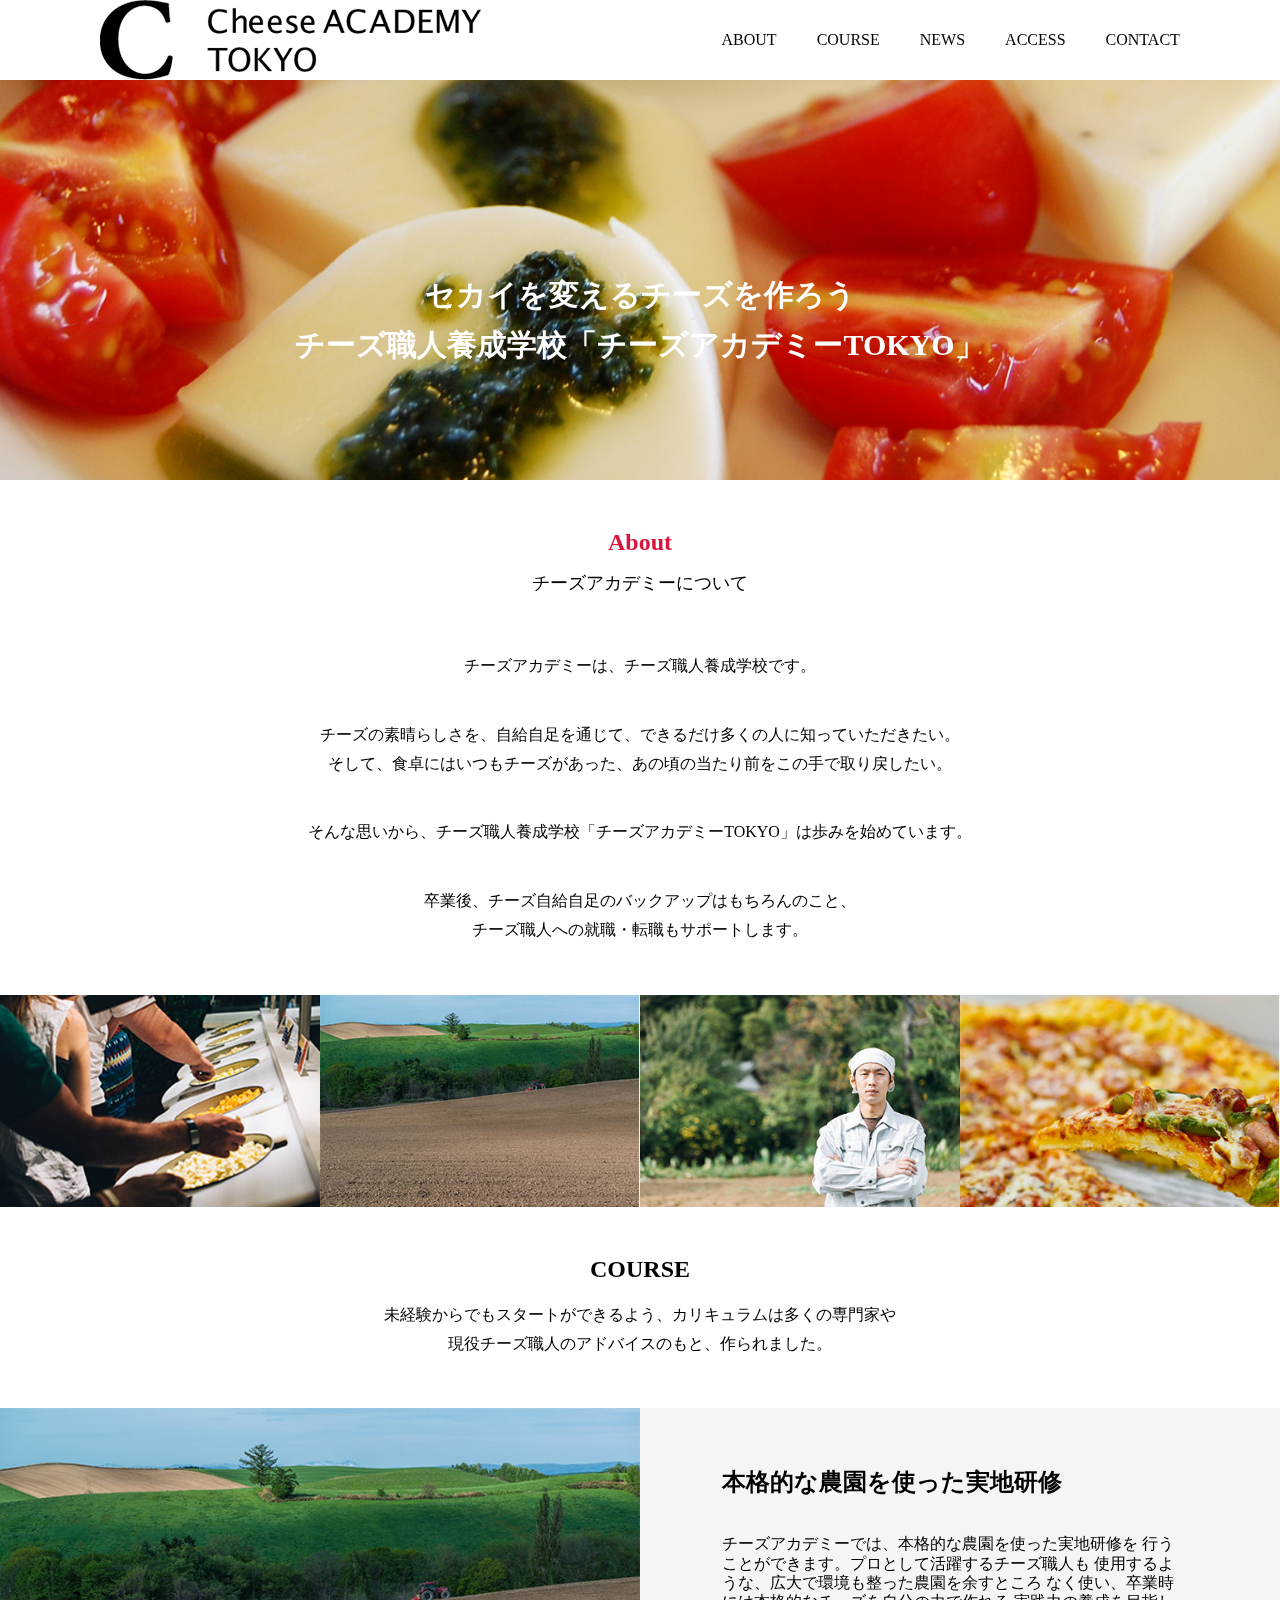
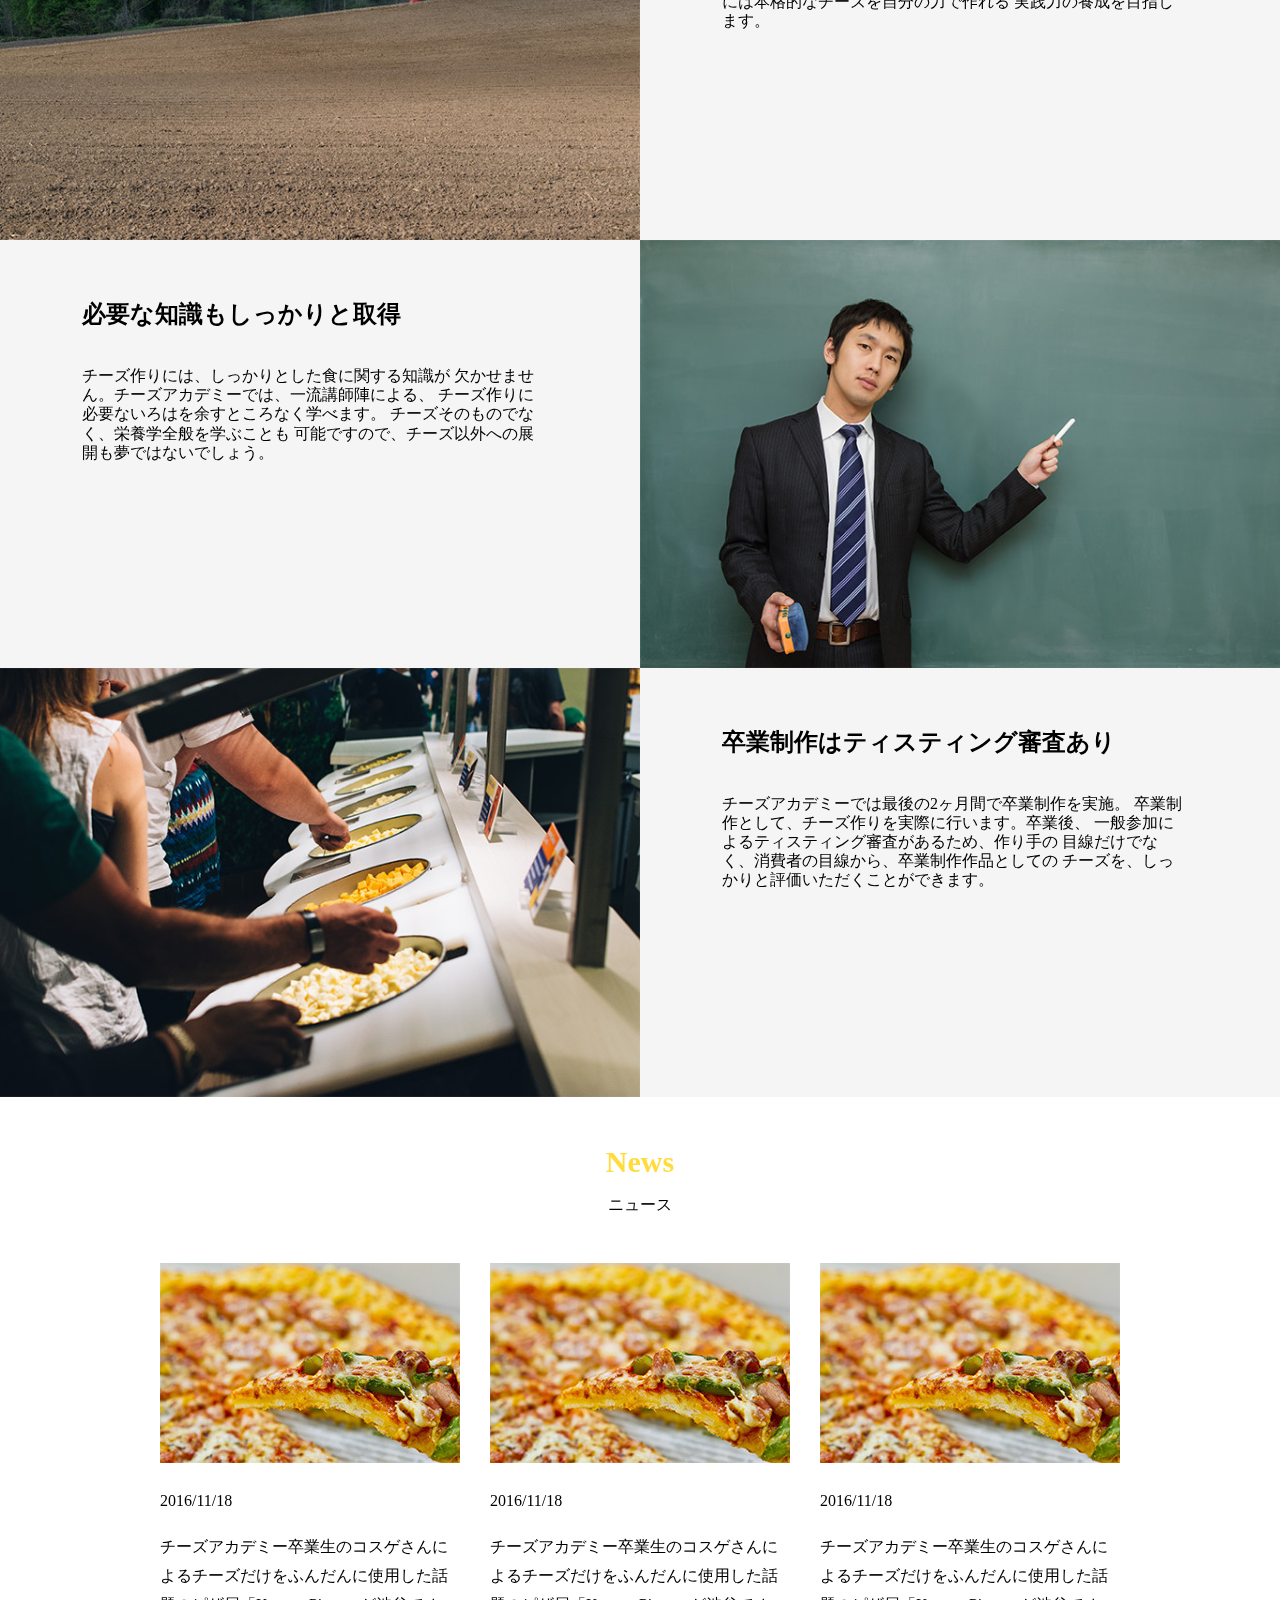
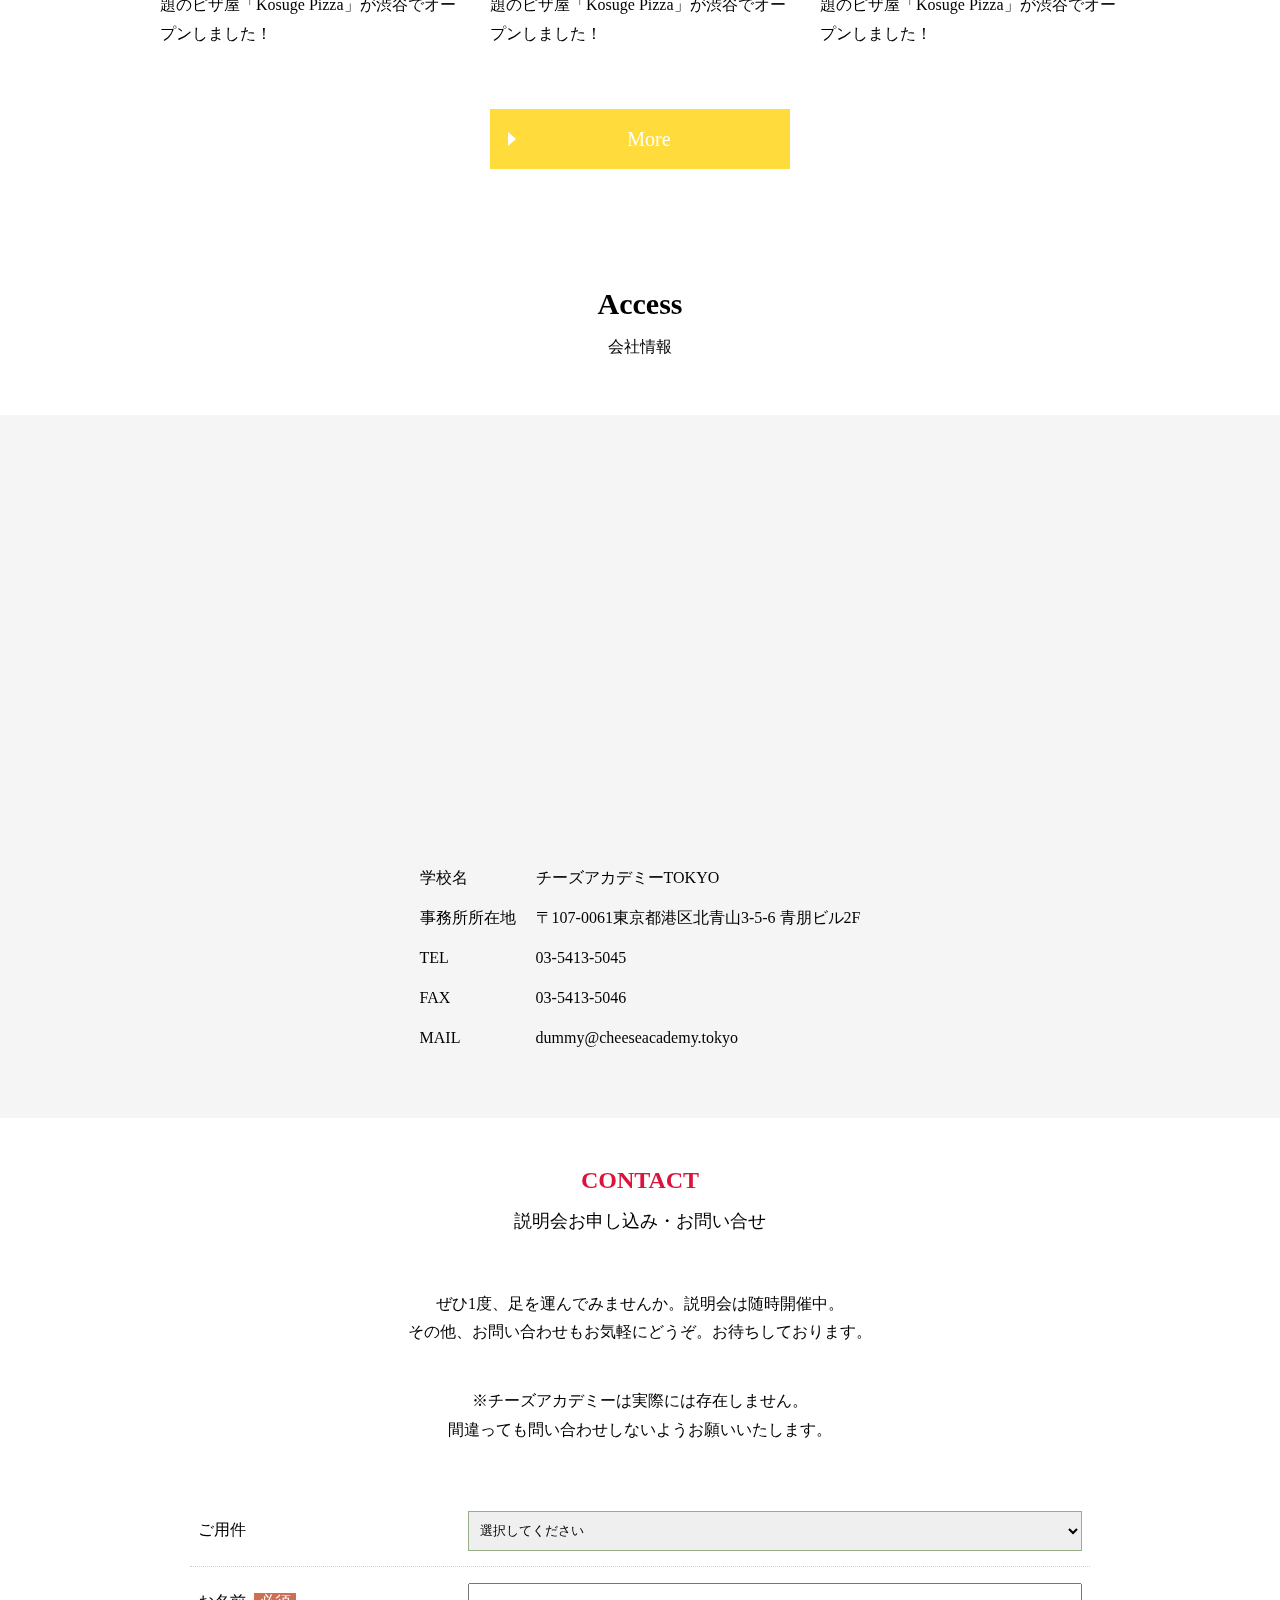
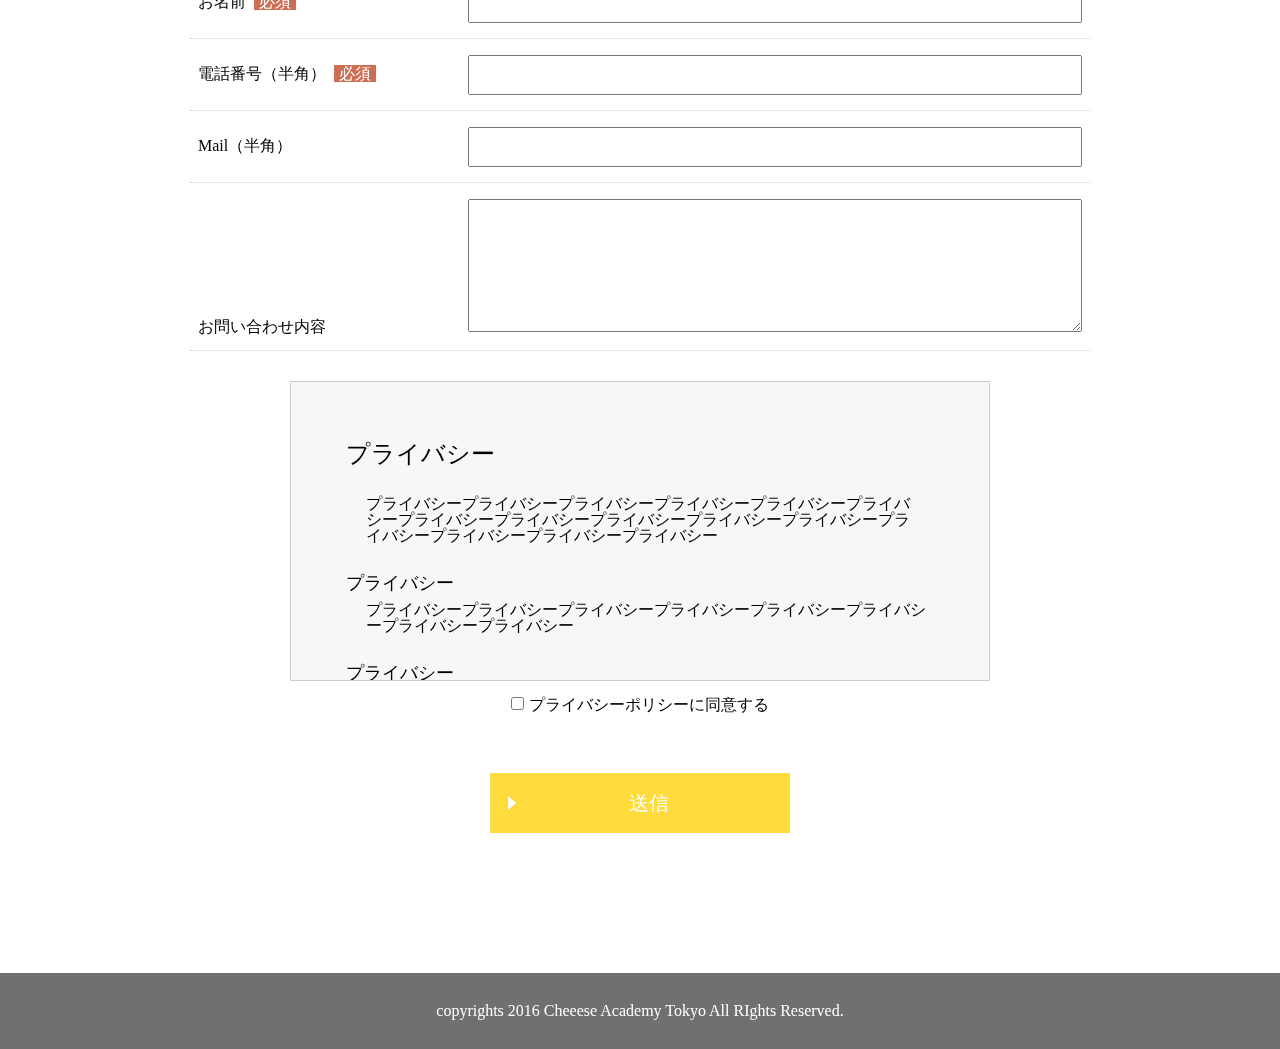
<file: html_koura_15/index.html>
<!DOCTYPE html>
<html lang="ja">
<!-- 最初の設定は終わっています　必要な方は触ってください -->

<head>
  <meta charset="UTF-8">
  <meta name="viewport" content="width=device-width, initial-scale=1.0">
  <meta http-equiv="X-UA-Compatible" content="ie=edge">
  <title>チーズアカデミー</title>
  <link rel="stylesheet" href="css/reset.css">
  <link rel="stylesheet" href="css/style.css">
</head>
<!-- 最初の設定は終わっています　必要な方は触ってください -->

<body>
  <!-- この中に記述していく -->
  <!-- ここから下にコードを書く -->

  <div class="header">
    <hi class="logo"><img src="img/header_logo.png" alt=""></hi>

    <ul class="header__nav">
      <li>ABOUT</li>
      <li>COURSE</li>
      <li>NEWS</li>
      <li>ACCESS</li>
      <li>CONTACT</li>
    </ul>
    
  </div>

  <!-- ここからメインビジュアル -->

  <div class="mainvisual">
    <h2 class="maivisual__title">セカイを変えるチーズを作ろう</h2>
    <p class="mainvisual__subtitle">チーズ職人養成学校「チーズアカデミーTOKYO」</p>
  </div>


  <!-- about部分 -->

  <div class="about">
    <h3 class="about__title">About</h3>
    <p class="about__subtitel">チーズアカデミーについて</p>
    <p class="about__text">チーズアカデミーは、チーズ職人養成学校です。</p>
    <p class="about__text">チーズの素晴らしさを、自給自足を通じて、できるだけ多くの人に知っていただきたい。<br>
      そして、食卓にはいつもチーズがあった、あの頃の当たり前をこの手で取り戻したい。</p>
    <p class="about__text">そんな思いから、チーズ職人養成学校「チーズアカデミーTOKYO」は歩みを始めています。</p>
    <p class="about__text">卒業後、チーズ自給自足のバックアップはもちろんのこと、<br>チーズ職人への就職・転職もサポートします。</p>

  </div>

  <!-- 画像4つの箇所 -->

  <div class="imgBox">
    <p><img src="img/about_01.jpg" alt=""></p>
    <p><img src="img/about_02.jpg" alt=""></p>
    <p><img src="img/about_03.jpg" alt=""></p>
    <p><img src="img/about_04.jpg" alt=""></p>

  </div>

  <!--cours -->
  <div class="Course">
    <h3 class="Course__title">COURSE</h3>
    <p class="Course__text">未経験からでもスタートができるよう、カリキュラムは多くの専門家や<br>
      現役チーズ職人のアドバイスのもと、作られました。</p>

  </div>


  <!-- 左右・画像テキスト -->
  <div class="boxcontainer">
    <div class="box">
      <div class="text">
        <h2 class="text__title">本格的な農園を使った実地研修</h2>
        <p class="text__honbun">チーズアカデミーでは、本格的な農園を使った実地研修を
          行うことができます。プロとして活躍するチーズ職人も
          使用するような、広大で環境も整った農園を余すところ
          なく使い、卒業時には本格的なチーズを自分の力で作れる
          実践力の養成を目指します。</p>
      </div>
      <div class="pict">
        <img src="img/course_01.jpg">
      </div>
    </div>
    <div class="box">
      <div class="text">
        <h2 class="text__title">必要な知識もしっかりと取得</h2>
        <p class="text__honbun">チーズ作りには、しっかりとした食に関する知識が
          欠かせません。チーズアカデミーでは、一流講師陣による、
          チーズ作りに必要ないろはを余すところなく学べます。
          チーズそのものでなく、栄養学全般を学ぶことも
          可能ですので、チーズ以外への展開も夢ではないでしょう。</p>
      </div>
      <div class="pict">
        <img src="img/course_02.jpg">
      </div>
    </div>
    <div class="box">
      <div class="text">
        <h2 class="text__title">卒業制作はティスティング審査あり</h2>
        <p class="text__honbun">チーズアカデミーでは最後の2ヶ月間で卒業制作を実施。
          卒業制作として、チーズ作りを実際に行います。卒業後、
          一般参加によるティスティング審査があるため、作り手の
          目線だけでなく、消費者の目線から、卒業制作作品としての
          チーズを、しっかりと評価いただくことができます。</p>
      </div>
      <div class="pict">
        <img src="img/course_03.jpg">
      </div>
    </div>
  </div>




  <div class="News">
    <h5 class="News__title">News</h5>
    <p class="News__subtitel">ニュース</p>
  </div>




  <!-- news 3つ並び箇所 -->
  <div class="newsBox">
    <ul class="newsList">

      <!-- これが一つ -->
      <li class="newsList__item">
        <div class="nesList__item-img"><img src="img/news_img.jpg" alt=""></div>
        <div class="nesList__item-day">2016/11/18</div>
        <div class="nesList__item-text">チーズアカデミー卒業生のコスゲさんによるチーズだけをふんだんに使用した話題のピザ屋「Kosuge Pizza」が渋谷でオープンしました！</div>
      </li>

       <!-- これが一つ -->
      <li class="newsList__item">
        <div class="nesList__item-img"><img src="img/news_img.jpg" alt=""></div>
        <div class="nesList__item-day">2016/11/18</div>
        <div class="nesList__item-text">チーズアカデミー卒業生のコスゲさんによるチーズだけをふんだんに使用した話題のピザ屋「Kosuge Pizza」が渋谷でオープンしました！</div>
      </li>

       <!-- これが一つ -->
      <li class="newsList__item">
        <div class="nesList__item-img"><img src="img/news_img.jpg" alt=""></div>
        <div class="nesList__item-day">2016/11/18</div>
        <div class="nesList__item-text">チーズアカデミー卒業生のコスゲさんによるチーズだけをふんだんに使用した話題のピザ屋「Kosuge Pizza」が渋谷でオープンしました！</div>
      </li>

    </ul>

  </div>

  <!-- more -->
  <section>
    <a href="#" class="btn_02">More</a>
  </section>


<!-- Access -->

<div class="Access">
  <h6 class="Access__title">Access</h6>
  <p class="Access__subtitel">会社情報</p>
</div>


<!-- gm 埋め込み -->

<div class="gm">

  <div class="iframe-warp">
    <iframe src="https://www.google.com/maps/embed?pb=!1m18!1m12!1m3!1d3241.311477190404!2d139.70080285142316!3d35.66933178009981!2m3!1f0!2f0!3f0!3m2!1i1024!2i768!4f13.1!3m3!1m2!1s0x60188c9fa9e2e881%3A0x35396adb5ba7ce03!2z44K444O844K644Ki44Kr44OH44Of44O85p2x5Lqs!5e0!3m2!1sja!2sjp!4v1629350366151!5m2!1sja!2sjp" width="1000" height="350" style="border:0;" allowfullscreen="" loading="lazy"></iframe>
  </div>


  <table>

    <tr>
      <td>学校名</td> <td>チーズアカデミーTOKYO</td>
    </tr>
  
    <tr>
     <td>事務所所在地</td> <td>〒107-0061東京都港区北青山3-5-6 青朋ビル2F</td> 
    </tr>

    <tr>
      <td>TEL</td> <td>03-5413-5045</td> 
    </tr>

    <tr>
      <td>FAX</td> <td>03-5413-5046</td> 
    </tr>

    <tr>
      <td>MAIL</td> <td>dummy@cheeseacademy.tokyo</td> 
    </tr>

  </table>
</div>

<!-- contact -->

<div class="about">
  <h3 class="about__title">CONTACT</h3>
  <p class="about__subtitel">説明会お申し込み・お問い合せ</p>
  <p class="about__text">ぜひ1度、足を運んでみませんか。説明会は随時開催中。<br>
    その他、お問い合わせもお気軽にどうぞ。お待ちしております。</p>
  <p class="about__text">※チーズアカデミーは実際には存在しません。<br>間違っても問い合わせしないようお願いいたします。</p>

</div>



<!-- 問合せフォーム -->
<div class="box_con">
  <form method="post" action="mail.php">
  <table class="formTable">
  
    <tr>
      <th>ご用件</th>
      <td><select name="ご用件">
          <option value="">選択してください</option>
          <option value="ご質問・お問い合わせ">ご質問・お問い合わせ</option>
          <option value="リンクについて">リンクについて</option>
        </select></td>
    </tr>
    <tr>
      <th>お名前<span>必須</span></th>
      <td><input size="20" type="text" name="お名前" /></td>
    </tr>
    <tr>
      <th>電話番号（半角）<span>必須</span></th>
      <td><input size="30" type="text" name="電話番号" /></td>
    </tr>
    <tr>
      <th>Mail（半角）</th>
      <td><input size="30" type="text" name="Email" /></td>
    </tr>
    <tr>
      <th>お問い合わせ内容<br /></th>
      <td><textarea name="お問い合わせ内容" cols="50" rows="5"></textarea></td>
    </tr>
  </table>
  <div class="con_pri">
      <div class="box_pri">
          <div class="box_tori">
              <h4>プライバシー</h4>
              <p class="txt">プライバシープライバシープライバシープライバシープライバシープライバシープライバシープライバシープライバシープライバシープライバシープライバシープライバシープライバシープライバシー</p>
          </div>
          <div class="box_num">
              <h4>プライバシー</h4>
              <p class="txt">プライバシープライバシープライバシープライバシープライバシープライバシープライバシープライバシー</p>
          </div>
          <div class="box_num">
              <h4>プライバシー</h4>
              <p class="txt">プライバシープライバシープライバシープライバシープライバシープライバシープライバシープライバシー</p>
          </div>
          <div class="box_num">
              <h4>プライバシー</h4>
              <p class="txt">プライバシープライバシープライバシープライバシープライバシープライバシープライバシープライバシー</p>
          </div>
      </div>
  </div>
  <div class="box_check">
      <label>
          <input type="checkbox" name="acceptance-714" value="1" aria-invalid="false" class="agree"><span class="check">プライバシーポリシーに同意する</span>
      </label>
  </div>

</form>
</div>


<!-- 送信ボタン -->
<div class="send">
  <a href="#" class="btn_02">送信</a>
</div>


<!-- フッター -->
  <footer>
    <p>copyrights 2016 Cheeese Academy Tokyo All RIghts Reserved.</p>
  </footer>



  <!-- ここから上にコードを書く -->
  <!-- この中に記述していく -->
  <script src="https://code.jquery.com/jquery-3.2.1.min.js"></script>
  <script src="js/main.js"></script>
</body>

</html>
</file>
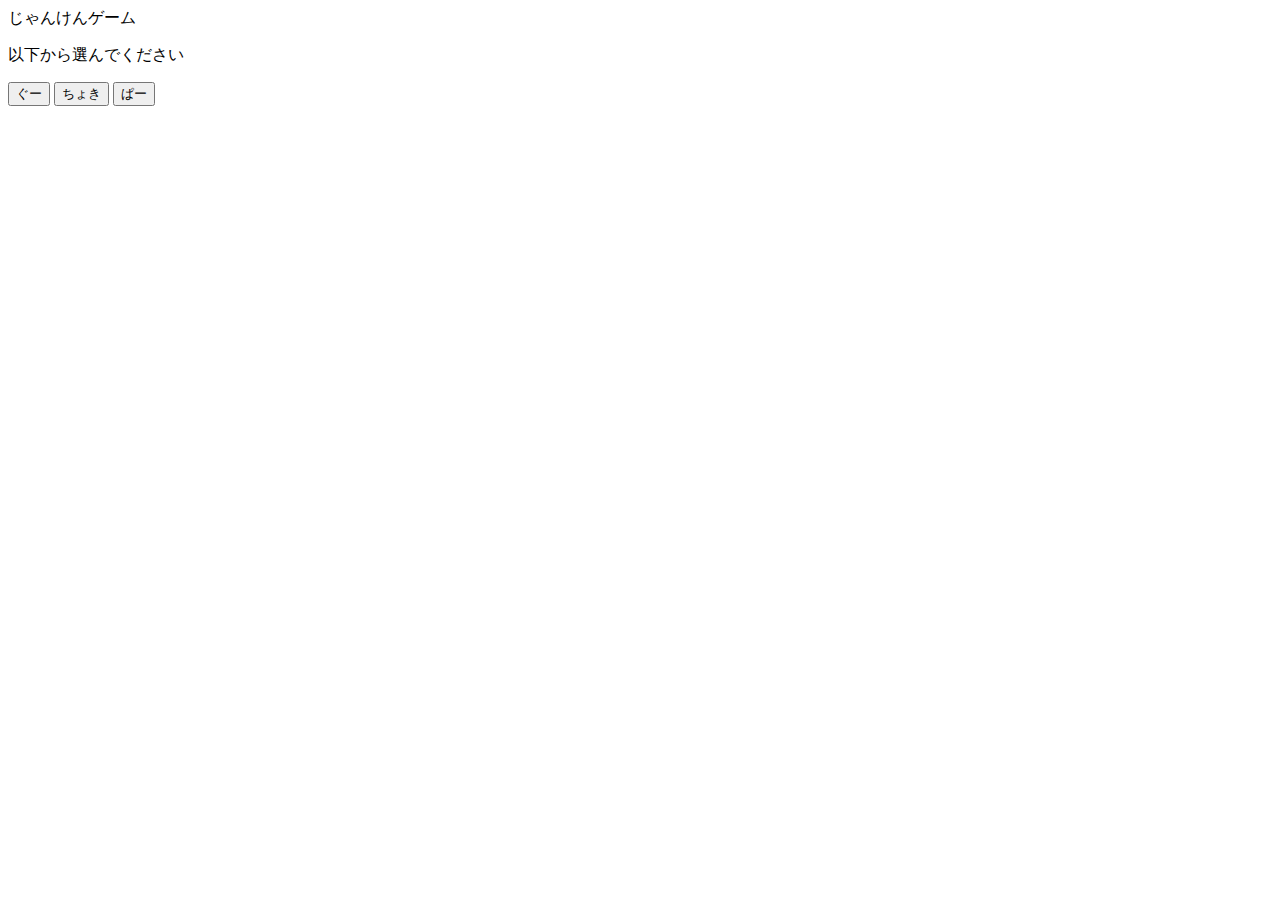
<file: js1_koura_15/event.html>
<!DOCTYPE html>
<html lang="en">
<head>
    <meta charset="UTF-8">
    <meta http-equiv="X-UA-Compatible" content="IE=edge">
    <meta name="viewport" content="width=device-width, initial-scale=1.0">
    <title>Document</title>
</head>
<body>

<section>
    <hi>じゃんけんゲーム</hi>
    <p>以下から選んでください</p>

</section>



    <button id="guu">ぐー</button>
    <button id="choki">ちょき</button>
    <button id="paa">ぱー</button>

    <p id="aite"></p>


        <script>
            const btn_guu = document.querySelector("#guu");
            btn_guu.onclick = function(){
                var omikuji = Math.floor( Math.random() *3);
                let view = "";
                if ( omikuji === 0) {
                view ='<img src="img/guu.jpg" alt="">';
                } else if ( omikuji === 1 ) {
                view ='<img src="img/choki.jpg" alt="">';
                } else if ( omikuji === 2 ) {
                view ='<img src="img/paa.jpg" alt="">';}
 
            const a = document.querySelector("#aite");
            a.innerHTML = view
                
            }

            const btn_choki = document.querySelector("#choki");
            btn_choki.onclick = function(){
                var omikuji = Math.floor( Math.random() *3);
                let view = "";
                if ( omikuji === 0) {
                view ='<img src="img/guu.jpg" alt="">';
                } else if ( omikuji === 1 ) {
                view ='<img src="img/choki.jpg" alt="">';
                } else if ( omikuji === 2 ) {
                view ='<img src="img/paa.jpg" alt="">';}

            const a = document.querySelector("#aite");
            a.innerHTML = view

            }

            const btn_paa = document.querySelector("#paa");
            btn_paa.onclick = function(e){
                var omikuji = Math.floor( Math.random() *3);
                let view = "";
                if ( omikuji === 0) {
                view ='<img src="img/guu.jpg" alt="">';
                } else if ( omikuji === 1 ) {
                view ='<img src="img/choki.jpg" alt="">';
                } else if ( omikuji === 2 ) {
                view ='<img src="img/paa.jpg" alt="">';}

            const a = document.querySelector("#aite");
            a.innerHTML = view

            }
            

    </script>



</body>
</html>
</file>
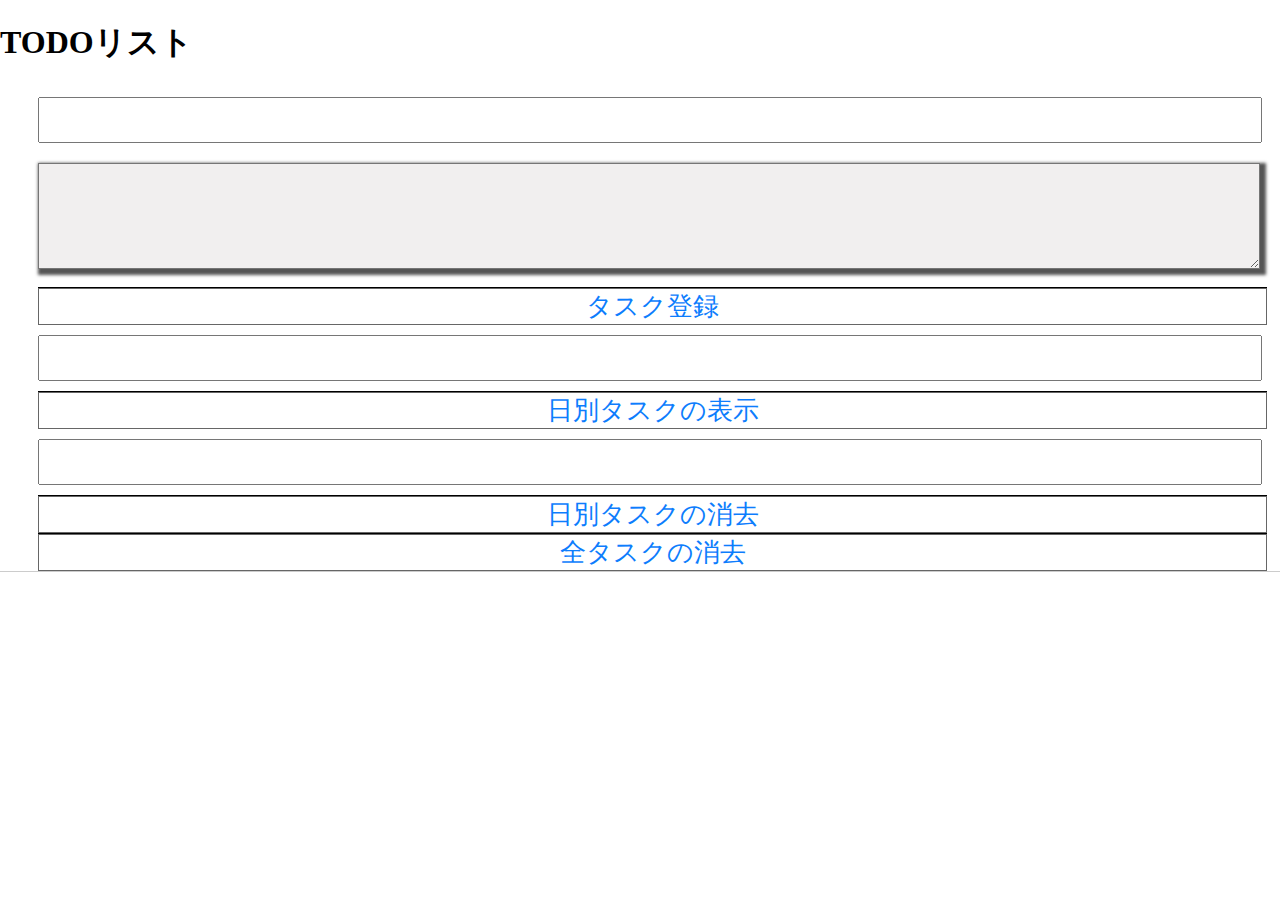
<file: js2_koura_15/kadai.html>
<!DOCTYPE html>
<html lang="en">
<head>
    <meta charset="UTF-8">
    <meta http-equiv="X-UA-Compatible" content="IE=edge">
    <meta name="viewport" content="width=device-width, initial-scale=1.0">
    <title>TODOリスト</title>
    <script src="https://ajax.googleapis.com/ajax/libs/jquery/3.6.0/jquery.min.js"></script>
    <link rel="stylesheet" href="css/sample.css">
</head>

<body>
    
<header>
    <h1>TODOリスト</h1>
</header>

<main>
    <input type="text" id="date">
    <textarea id="text_area"></textarea>

    <ul>
        <li id="save">タスク登録</li>
    </ul>


    <input type="text" id="hyoji">

    <ul>
        <li id="road">日別タスクの表示</li>
    </ul>

    <input type="text" id="part_clear_text">

    <ul>
        <li id="part_clear">日別タスクの消去</li>
    </ul>

    <ul>
        <li id="clear">全タスクの消去</li>
    </ul>

</main>



<script>

    // 1.saveクリックイベント

    $("#save").on("click",function(){
        var date = $("#date").val();
        var main = $("#text_area").val();

        if (date ==='' || main ===''){
            alert ('入力されていません')
            return; //returnはそれ以降の処理を止めるコマンド
        }

        localStorage.setItem(date,main);
        alert("登録しました");
        $("#date").val("");
        $("#road").val("");
        $("#text_area").val("");

    });


    // 2.表示クリックイベント
    $("#road").on("click",function(){
        var date_memory = $("#hyoji").val();
     
        var storage = localStorage.getItem(date_memory);
        $("#text_area").val(storage)
        $("#date").val(date_memory);
        $("#hyoji").val("");
    
    });


    // 3.日別消去クリックイベント
    $("#part_clear").on("click",function(){
        localStorage.clear();
        var p_clear =  $("#part_clear_text").val();
        localStorage.removeItem(p_clear);
        $("#part_clear_text").val("");
        $("#date").val("");
        $("#road").val("");
        $("#text_area").val("");
        alert("対象日のタスクを消去しました");


    });


    // 4.全消去クリックイベント
    $("#clear").on("click",function(){
        localStorage.clear();
        alert("全てのタスクを消去しました");

    });

</script>


</body>
</html>
</file>
<file: html_koura_15/css/style.css>
/* ここから下に記載していく */



.header {
    display: flex;
    justify-content: space-around;
    align-items: center;
}

ul.header__nav {
    display: flex;
}

ul.header__nav li {
    margin-left: 40px;
}

.mainvisual{
    height: 400px;

    background: url("../img/mainbg.png");
    background-position: center;
    background-size: cover;
    background-repeat: no-repeat;
}

.maivisual__title{
    font-size: 30px;
    color: white;
    font-weight: bold;
    text-align: center;
    padding-top: 200px;
}

.mainvisual__subtitle{
    font-size: 30px;
    color: white;
    font-weight: bold;
    text-align: center;
    padding-top: 20px;
}

.about {
    text-align: center;
    margin: 50px 0;
}

h3.about__title {
    font-size: 24px;
    font-weight: bold;
    color: crimson;
    margin-bottom: 20px;
}

p.about__subtitel {
    margin-bottom: 60px;
    font-size: 18px;
}


p.about__text {
    margin-bottom: 40px;
    line-height: 1.8;

}



/* 画像4つ */
.imgBox{
display: flex;
margin-top: 40px;
margin-bottom: 50px;

}

.imgBox p{
    width: 25%;
}

.imgBox p img{
    width: 100%;
}



/* コースのところ新 */
* {
    margin: 0;
    padding: 0;
    box-sizing: border-box;
  }
  img {
    vertical-align: bottom;
  }
  .box {
    display: flex;
  }
  .box > div {
    width: 50%;
  }
  .text {
    background-color: rgb(245, 245, 245);
    padding: 2em;
  }
  .pict img {
    width: 100%;
    height: auto;
  }
  .boxcontainer .box:nth-child(odd) {
    flex-direction: row-reverse;
  }

  .text__title{
    width: 80%;
    font-size: 24px;
    font-weight: bold;
    margin-top: 30px;
    margin-bottom: 40px;
    margin-left: 50px;
  }
  
  .text__honbun{
    width: 80%;
    font-size: 16px;
    margin-left: 50px;
    line-height: 1.2;

  }




/* コースのところ */
.Course{
margin: 50px 0;
}

.Course__title{
    font-size: 24px;
    font-weight: bold;
    text-align: center;
    margin-bottom: 20px;

}

.Course__text{
    text-align: center;
    font-size: 16px;
    margin-bottom: 20px;
    line-height: 1.8;

}


ul.newsList {
    display: flex;
    justify-content: space-between;
    width: 960px;
    margin: 0 auto;
}


li.newsList__item {
    width: 300px;
}



.Chishiki{
    display: flex;
    justify-content: space-between;
}


.Chishiki__title{
    width: 80%;
    font-size: 25px;
    font-weight: bold;
    margin-top: 60px;
    margin-bottom: 40px;
    margin-left: 50px;
}


.Chishiki__text{
    width: 80%;
    font-size: 20px;
    margin-left: 50px;
 
}





/* News テキスト */

.News {
    text-align: center;
    margin: 50px 0;
}


h5.News__title {
    font-size: 30px;
    font-weight: bold;
    color: rgba(255, 214, 27, 0.856);
    margin-bottom: 20px;
}

p.News__subtitel {
    margin-bottom: 20px;
    font-size: 16px;
}


.newsList__item-img {
	border-bottom: 0.1875em solid #1B5E20;
	background-color: #4CAF50;
	color: #fff;
	display: inline-block;
	padding: 0.6em 2em;
	margin: 0 0 1em;
	cursor: pointer;
	transition: all 0.3s ease 0s;
}
.newsList__item:hover {
	border-bottom-color: transparent;
	transform: translateY(0.1875em);
}

.nesList__item-day{
    margin-top: 30px;
    margin-bottom: 24px;
}

.nesList__item-text {
    line-height: 1.8;  
}



/* more */

section {
    max-width: 300px;
    margin: 0 auto;
  }
  a.btn_02 {
    display: flex;
    justify-content: center;
    align-items: center;
    background:rgba(255, 214, 27, 0.856);
    box-sizing: border-box;
    width: 100%;
    height: 60px;
    padding: 0 6% 0 12%;
    color:white;
    font-size: 20px;
    text-align: left;
    text-decoration: none;
    position: relative;
    transition-duration: 0.2s;
    margin-top: 60px;
    margin-bottom: 120px;
}
  a.btn_02:hover {
    background: #d3d3d3;
    color: #fff;
  }
  a.btn_02:before {
    content: "";
    display: inline-block;
    width: 0;
    height: 0;
    border-style: solid;
    border-width: 7px 0 7px 8px;
    border-color: transparent transparent transparent #fff;
    position: absolute;
    top: 50%;
    left: 6%;
    margin-top: -7px;
  }
  a.btn_02:hover:before {
    border-color: transparent transparent transparent #fff;
  }



  /* Access テキスト */

.Access {
    text-align: center;
    margin: 50px 0;
}

h6.Access__title {
    font-size: 30px;
    font-weight: bold;
    color:black;
    margin-bottom: 20px;
}

p.Access__subtitel {
    margin-bottom: 60px;
    font-size: 16px;
}


/* gm埋め込み */

.gm {
    background-color: rgb(245, 245, 245);
    padding: 30px;
}

.iframe-warp{
    text-align: center;
    margin-bottom: 60px;
}

table {
    margin-left: auto;
    margin-right: auto;
    margin-bottom: 30px;
}

table th {/*table内のthに対して*/
    padding: 10px;/*上下左右10pxずつ*/
  }
  
  table td {/*table内のtdに対して*/
    padding: 12px 10px;/*上下3pxで左右10px*/
  }


/* 問合せフォーム */
html {
    overflow-y: scroll;
  }
  body,div,dl,dt,dd,ul,ol,li,h1,h2,h3,h4,h5,h6,pre,form,fieldset,input,textarea,p,blockquote,th,td {
    margin: 0;
    padding: 0;
  }
  address,caption,cite,code,dfn,em,strong,th,var {
    font-style: normal;
  }
  table {
    border-collapse: collapse;
    border-spacing: 0;
  }
  caption,th {
    text-align: left;
  }
  q:before,q:after {
    content: '';
  }
  object,embed {
    vertical-align: top;
  }
  hr,legend {
    display: none;
  }
  h1,h2,h3,h4,h5,h6 {
    font-size: 100%;
  }
  img,abbr,acronym,fieldset {
    border: 0;
  }
  li {
    list-style-type: none;
  }
  sup {
    vertical-align: super;
    font-size: 0.5em;
  }
  img {
    vertical-align: top;
  }
  i {
    font-style: normal;
  }
  /*----リセットcss*----/
  
  /*デザインcss↓*/
  .box_con {
    max-width: 900px;
    margin: 0  auto;
  }
  @media only screen and (max-width: 767px) {
    .box_con {
      width: 95%;
    }
  }
  .box_con form {
    width: 100%;
  }
  .box_con form table {
    width: 100%;
  }
  .box_con form table tr {
    position: relative;
  }
  .box_con form table tr:after {
    content: "";
    position: absolute;
    width: 100%;
    left: 0;
    bottom: 0;
    height: 1px;
    border-bottom: dotted #cdcdcd 1px;
  }
  .box_con form table tr th {
    width: 30%;
    font-weight: normal;
    padding: 1em .5em;
    -moz-box-sizing: border-box;
    -webkit-box-sizing: border-box;
    box-sizing: border-box;
  }
  @media only screen and (max-width: 767px) {
    .box_con form table tr th {
      text-align: center;
      width: 100%;
      display: block;
      background: #97ae88;
      padding: .8em .2em;
      color: #fff;
    }
  }
  .box_con form table tr th span {
    background: #cd6f55;
    padding: 0 .3em;
    color: #fff;
    margin-left: .5em;
    -moz-box-sizing: border-box;
    -webkit-box-sizing: border-box;
    box-sizing: border-box;
  }
  .box_con form table tr td {
    padding: 1em .5em;
    -moz-box-sizing: border-box;
    -webkit-box-sizing: border-box;
    box-sizing: border-box;
  }
  @media only screen and (max-width: 767px) {
    .box_con form table tr td {
      padding: 1.5em .5em;
      display: block;
      width: 100%;
    }
  }
  .box_con form table tr .box_br {
    display: block;
  }
  .box_con form table tr select {
    border: 1px solid #97ae88;
  }
  .box_con form table tr label input {
    cursor: pointer;
    display: none;
    vertical-align: middle;
  }
  .box_con form table tr .radio02-input + label {
    padding-left: 23px;
    margin-right: 20px;
    position: relative;
  }
  .box_con form table tr .radio02-input + label:before {
    content: "";
    display: block;
    position: absolute;
    top: 50%;
    left: 0;
    width: 16px;
    height: 16px;
    border: 1px solid #999;
    border-radius: 50%;
    -moz-transform: translateY(-50%);
    -ms-transform: translateY(-50%);
    -webkit-transform: translateY(-50%);
    transform: translateY(-50%);
  }
  .box_con form table tr .radio02-input:checked + label:after {
    content: "";
    display: block;
    position: absolute;
    top: 50%;
    left: 3px;
    width: 12px;
    height: 12px;
    background: #97ae88;
    border-radius: 50%;
    -moz-transform: translateY(-50%);
    -ms-transform: translateY(-50%);
    -webkit-transform: translateY(-50%);
    transform: translateY(-50%);
  }
  .box_con form table tr select, .box_con form table tr input, .box_con form table tr textarea {
    width: 100%;
    height: 3em;
    padding: .5em;
    -moz-box-sizing: border-box;
    -webkit-box-sizing: border-box;
    box-sizing: border-box;
  }
  .box_con form table tr textarea {
    height: 10em;
  }
  
  /*プライバシーのデザインcss↓*/
  .con_pri {
    max-width: 700px;
    margin: 0  auto;
  }
  @media only screen and (max-width: 767px) {
    .con_pri {
      width: 95%;
    }
  }
  .con_pri .box_pri {
    height: 300px;
    overflow-y: scroll;
    border: 1px solid #cdcdcd;
    background: #f7f7f7;
    -moz-box-sizing: border-box;
    -webkit-box-sizing: border-box;
    box-sizing: border-box;
    margin-top: 20px;
    padding: 20px 55px;
  }
  @media only screen and (max-width: 767px) {
    .con_pri .box_pri {
      margin-top: 4%;
      padding: 3%;
    }
  }
  @media only screen and (min-width: 768px) and (max-width: 1024px) {
    .con_pri .box_pri {
      padding: 4%;
    }
  }
  .con_pri .box_pri .box_tori {
    text-align: left;
    margin-top: 40px;
  }
  @media only screen and (max-width: 767px) {
    .con_pri .box_pri .box_tori {
      margin-top: 4%;
    }
  }
  .con_pri .box_pri .box_tori h4 {
    font-weight: normal;
    margin-bottom: 30px;
    font-size: 150%;
  }
  @media only screen and (max-width: 767px) {
    .con_pri .box_pri .box_tori h4 {
      margin-bottom: 4%;
    }
  }
  .con_pri .box_pri .box_tori .txt {
    padding: 0 20px;
  }
  @media only screen and (max-width: 767px) {
    .con_pri .box_pri .box_tori .txt {
      padding: 0;
    }
  }
  .con_pri .box_pri .box_num {
    margin-top: 30px;
  }
  @media only screen and (max-width: 767px) {
    .con_pri .box_pri .box_num {
      margin-top: 5%;
    }
  }
  .con_pri .box_pri .box_num h4 {
    font-weight: normal;
    font-size: 113%;
  }
  .con_pri .box_pri .box_num .txt {
    padding: 10px 0 0 20px;
  }
  @media only screen and (max-width: 767px) {
    .con_pri .box_pri .box_num .txt {
      padding: 3% 0 0 3%;
    }
  }
  
  .box_check {
    text-align: center;
    margin: 1em auto;
  }
  .box_check label {
    display: inline-block;
  }
  .box_check label span {
    margin-left: .3em;
  }
  

/* 送信ボタン */

.send {
    max-width: 300px;
    margin: 0 auto;
    margin-bottom: 140px;
  }
  a.btn_02 {
    display: flex;
    justify-content: center;
    align-items: center;
    background:rgba(255, 214, 27, 0.856);
    box-sizing: border-box;
    width: 100%;
    height: 60px;
    padding: 0 6% 0 12%;
    color:white;
    font-size: 20px;
    text-align: left;
    text-decoration: none;
    position: relative;
    transition-duration: 0.2s;
    margin-top: 60px;
    margin-bottom: 120px;
}
  a.btn_02:hover {
    background: #d3d3d3;
    color: #fff;
  }
  a.btn_02:before {
    content: "";
    display: inline-block;
    width: 0;
    height: 0;
    border-style: solid;
    border-width: 7px 0 7px 8px;
    border-color: transparent transparent transparent #fff;
    position: absolute;
    top: 50%;
    left: 6%;
    margin-top: -7px;
  }
  a.btn_02:hover:before {
    border-color: transparent transparent transparent #fff;
  }


  /* フッター */
  .wrapper{
    height: 100%;
    min-height: 100vh;
    position: relative;/*←相対位置*/
    padding-bottom: 120px;/*←footerの高さ*/
    box-sizing: border-box;/*←全て含めてmin-height:100vhに*/
}


footer {
    margin-top: auto;
    background-color: #707070;
    text-align: center;
    padding: 30px 0;
    color: #fff;
    /* 背景色などは割愛します */
}
</file>
<file: js2_koura_15/css/sample.css>
body {
    margin: 0;
    padding: 0;
    text-align: left;
    font-size: 32px;
    width: 100%;
  }

h1 {
    font-size: 100%;
  }

main {
    width: 100%;
    display: block;
    border-bottom: 1px solid #ccc;
    position: relative;
  }

  ul {
    padding: 0;
    border-top: 1px solid #000000;
    display: table; /* 定義 */
    table-layout: fixed;
    width: 96%;
    font-size: 80%;
    margin: 0 3%;
    text-align: center;
  }

  li {
    list-style-type: none;
    border: 1px solid #666;
    background-color: #fff;
    display: table-cell; /* 定義 */
    cursor: pointer;
    color: #0d7dfd;
  }

  li:hover {
    background: #0d7dfd;
    color: #fff;
  }

  textarea {
    margin: 10px 3%;
    width: 95%;
    height: 100px;
    font-size: 80%;
    box-shadow: 3px 3px 3px 3px #555;
    background-color: rgb(241, 239, 239);
  }

  input {
    margin: 10px 3%;
    width: 95%;
    height: 40px;
    font-size: 80%;
  }

table {
  margin: 20px 3%;
  border: 1px solid #8dc3f5;
  width: 96%;
}
th {
  width: 30%;
  font-size: 24px;
  background-color: #d0e7fc;
  border-bottom: 1px solid #8dc3f5;
}
td {
  font-size: 16px;
  background-color: rgb(241, 239, 239);
  border-bottom: 1px solid #8dc3f5;
}
</file>
